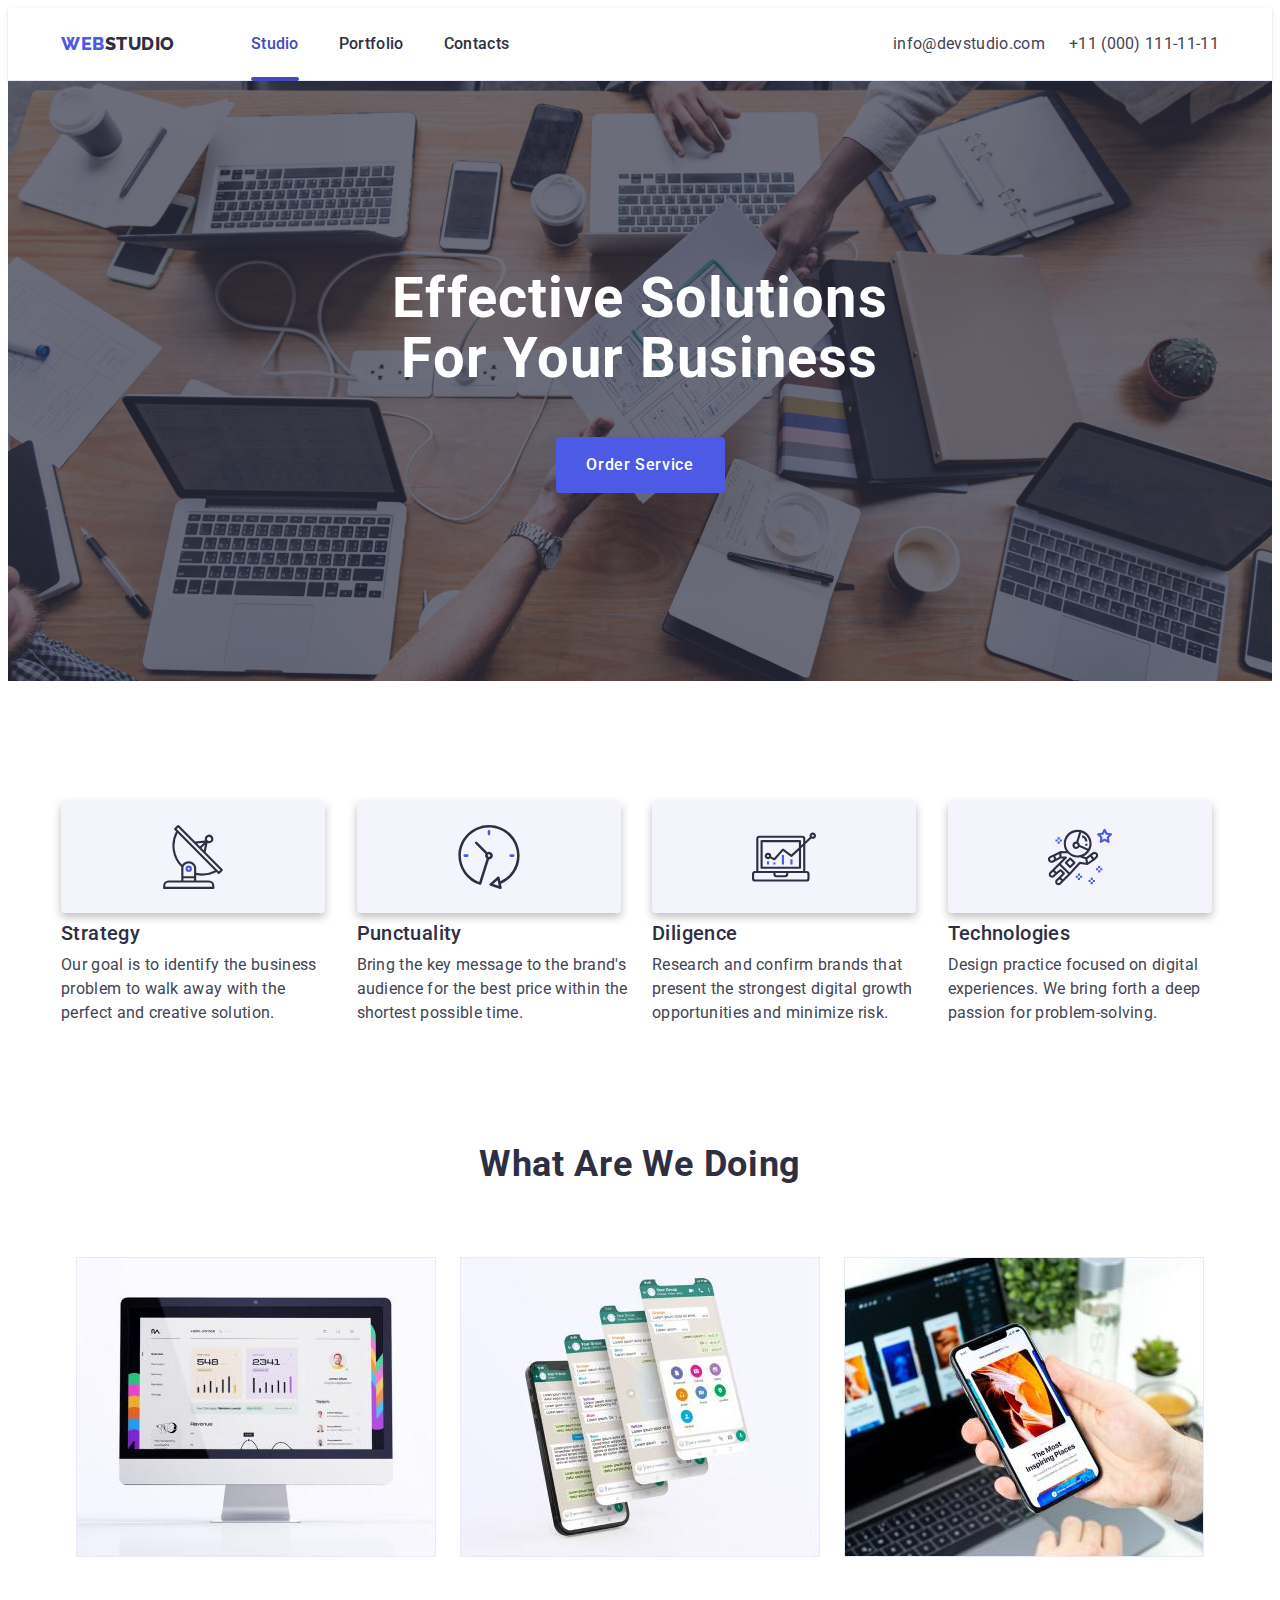
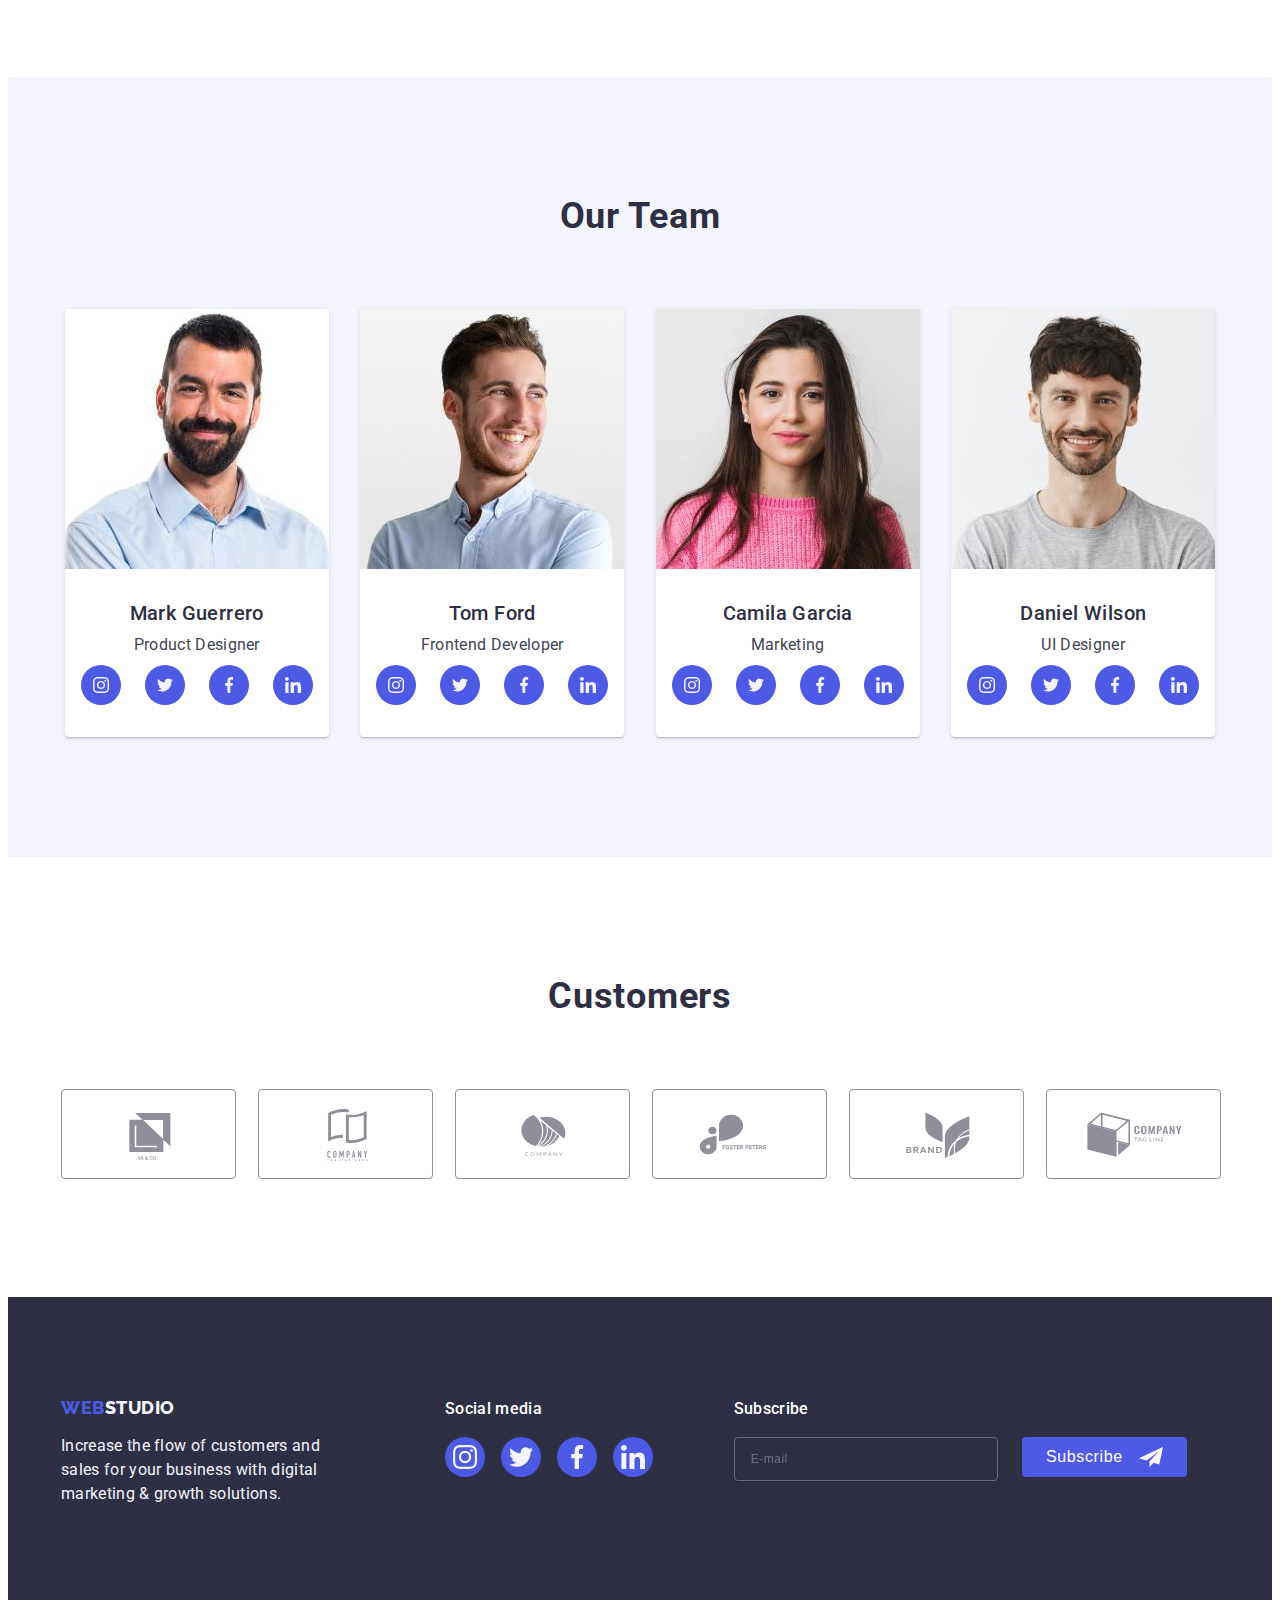
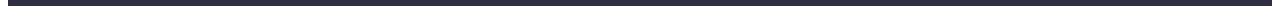
<file: index.html>
<!DOCTYPE html>
<html lang="en">
  <head>
    <meta charset="UTF-8" />
    <meta http-equiv="X-UA-Compatible" content="IE=edge" />
    <meta name="viewport" content="width=device-width, initial-scale=1.0" />
    <link rel="preconnect" href="https://fonts.googleapis.com" />
    <link rel="preconnect" href="https://fonts.gstatic.com" crossorigin />
    <link
      href="https://fonts.googleapis.com/css2?family=Raleway:wght@800&family=Roboto:wght@400;500;700&display=swap"
      rel="stylesheet"
    />
    <title>Document</title>
    <link
      rel="stylesheet"
      href="https://cdnjs.cloudflare.com/ajax/libs/modern-normalize/2.0.0/modern-normalize.min.css"
      integrity="sha512-4xo8blKMVCiXpTaLzQSLSw3KFOVPWhm/TRtuPVc4WG6kUgjH6J03IBuG7JZPkcWMxJ5huwaBpOpnwYElP/m6wg=="
      crossorigin="anonymous"
      referrerpolicy="no-referrer"
    />
    <link rel="stylesheet" href="./css/styles.css" />
    <link rel="stylesheet" href="./css/media.css" />
  </head>
  <body>
    <header class="header">
      <div class="container header-container">
        <nav class="header-navigation">
          <a href="./index.html" class="header-logo link"
            >Web<span>Studio</span></a
          >
          <ul class="header-menu list">
            <li class="header-menu-item">
              <a class="header-menu-link link current" href="./index.html"
                >Studio</a
              >
            </li>
            <li class="header-menu-item">
              <a class="header-menu-link link" href="./portfolio.html"
                >Portfolio</a
              >
            </li>
            <li class="header-menu-item">
              <a class="header-menu-link link" href="">Contacts</a>
            </li>
          </ul>
        </nav>
        <address class="header-address">
          <ul class="header-address-menu list">
            <li class="header-address-item">
              <a
                href="mailto:info@devstudio.com"
                class="header-address-link link"
                >info@devstudio.com</a
              >
            </li>
            <li class="header-address-item">
              <a href="tel:+110001111111" class="header-address-link link"
                >+11 (000) 111-11-11</a
              >
            </li>
          </ul>
        </address>
        <button type="button" class="btn-burger open-menu-btn" data-menu-open>
          <svg class="burger-icon" width="32" height="22">
            <use href="./images/icons.svg#burger-icon"></use>
          </svg>
        </button>
      </div>
      <div class="mob-menu is-hidden" data-menu>
        <div>
          <button
            type="button"
            class="close-burger-menu close-menu-btn"
            data-menu-close
          >
            <svg class="close-burger-icon" width="8" height="8">
              <use href="./images/icons.svg#icon-close-black-18dp"></use>
            </svg>
          </button>
          <ul class="mob-menu-list list">
            <li class="mob-menu-item">
              <a class="mob-menu-link link current" href="./index.html"
                >Studio</a
              >
            </li>
            <li class="mob-menu-item">
              <a class="mob-menu-link link" href="./portfolio.html"
                >Portfolio</a
              >
            </li>
            <li class="mob-menu-item">
              <a class="mob-menu-link link" href="">Contacts</a>
            </li>
          </ul>
        </div>
        <div>
          <address class="mob-address">
            <ul class="mob-address-menu list">
              <li class="mob-address-item">
                <a href="tel:+110001111111" class="mob-address-link link"
                  >+11 (000) 111-11-11</a
                >
              </li>
              <li class="mob-address-item">
                <a
                  href="mailto:info@devstudio.com"
                  class="mob-address-link1 link"
                  >info@devstudio.com</a
                >
              </li>
            </ul>
          </address>
          <ul class="social-list-menu">
            <li class="soc-item">
              <a class="soc-link" href="" target="_blank">
                <svg class="team-social" width="24" height="24">
                  <use href="./images/icons.svg#icon-instagram-2"></use>
                </svg>
              </a>
            </li>
            <li class="soc-item">
              <a class="soc-link" href="" target="_blank">
                <svg class="team-social" width="24" height="24">
                  <use href="./images/icons.svg#icon-twitter-1"></use>
                </svg>
              </a>
            </li>
            <li class="soc-item">
              <a class="soc-link" href="" target="_blank">
                <svg class="team-social" width="24" height="24">
                  <use href="./images/icons.svg#icon-facebook-1"></use>
                </svg>
              </a>
            </li>
            <li class="soc-item">
              <a class="soc-link" href="" target="_blank">
                <svg class="team-social" width="24" height="24">
                  <use href="./images/icons.svg#icon-linkedin-1"></use>
                </svg>
              </a>
            </li>
          </ul>
        </div>
      </div>
    </header>

    <main>
      <section class="hero">
        <div class="container hero-container">
          <h1 class="hero-title">Effective Solutions For Your Business</h1>
          <button type="button" class="hero-btn" data-modal-open>
            Order Service
          </button>
        </div>
      </section>

      <section class="info">
        <div class="container">
          <h2 class="visually-hidden" hidden>About us</h2>
          <ul class="info-list list">
            <li class="info-item">
              <div class="info-icon">
                <svg class="info-icons-svg" width="64" height="64">
                  <use href="./images/icons.svg#icon-antenna-1"></use>
                </svg>
              </div>
              <h3 class="info-subtitle">Strategy</h3>
              <p class="info-item-text">
                Our goal is to identify the business problem to walk away with
                the perfect and creative solution.
              </p>
            </li>
            <li class="info-item">
              <div class="info-icon">
                <svg class="info-icons-svg" width="64" height="64">
                  <use href="./images/icons.svg#icon-clock-1"></use>
                </svg>
              </div>
              <h3 class="info-subtitle">Punctuality</h3>
              <p class="info-item-text">
                Bring the key message to the brand's audience for the best price
                within the shortest possible time.
              </p>
            </li>
            <li class="info-item">
              <div class="info-icon">
                <svg class="info-icons-svg" width="64" height="64">
                  <use href="./images/icons.svg#icon-diagram-1"></use>
                </svg>
              </div>
              <h3 class="info-subtitle">Diligence</h3>
              <p class="info-item-text">
                Research and confirm brands that present the strongest digital
                growth opportunities and minimize risk.
              </p>
            </li>
            <li class="info-item">
              <div class="info-icon">
                <svg class="info-icons-svg" width="64" height="64">
                  <use href="./images/icons.svg#icon-astronaut-1"></use>
                </svg>
              </div>
              <h3 class="info-subtitle">Technologies</h3>
              <p class="info-item-text">
                Design practice focused on digital experiences. We bring forth a
                deep passion for problem-solving.
              </p>
            </li>
          </ul>
        </div>
      </section>

      <section class="servise">
        <div class="container">
          <h2 class="servise-title">What are we doing</h2>
          <ul class="list-sevise list">
            <li class="servise-img">
              <img
                srcset="./images/img1.jpg 1x, ./images/img1-2x.jpg 2x"
                src="./images/img1.jpg"
                alt="web"
                width="360"
                height="300"
              />
            </li>
            <li class="servise-img">
              <img
                srcset="./images/img2.jpg 1x, ./images/img2-2x.jpg 2x"
                src="./images/img2.jpg"
                alt="mobile"
                width="360"
                height="300"
              />
            </li>
            <li class="servise-img">
              <img
                srcset="./images/img3.jpg 1x, ./images/img3-2x.jpg 2x"
                src="./images/img3.jpg"
                alt="desing"
                width="360"
                height="300"
              />
            </li>
          </ul>
        </div>
      </section>

      <section class="team">
        <div class="container">
          <h2 class="team-title">Our Team</h2>
          <ul class="team-list list">
            <li class="team-list-item">
              <img
                srcset="./images/img4.jpg 1x, ./images/img4-2x.jpg 2x"
                src="./images/img4.jpg"
                alt="Mark Guerrero"
                width="264"
                height="260"
              />
              <div class="name-container">
                <h3 class="team-name">Mark Guerrero</h3>
                <p class="team-jobtitle">Product Designer</p>
                <ul class="social-list">
                  <li class="soc-item">
                    <a class="soc-link" href="" target="_blank">
                      <svg class="team-social" width="16" height="16">
                        <use href="./images/icons.svg#icon-instagram-2"></use>
                      </svg>
                    </a>
                  </li>
                  <li class="soc-item">
                    <a class="soc-link" href="" target="_blank">
                      <svg class="team-social" width="16" height="16">
                        <use href="./images/icons.svg#icon-twitter-1"></use>
                      </svg>
                    </a>
                  </li>
                  <li class="soc-item">
                    <a class="soc-link" href="" target="_blank">
                      <svg class="team-social" width="16" height="16">
                        <use href="./images/icons.svg#icon-facebook-1"></use>
                      </svg>
                    </a>
                  </li>
                  <li class="soc-item">
                    <a class="soc-link" href="" target="_blank">
                      <svg class="team-social" width="16" height="16">
                        <use href="./images/icons.svg#icon-linkedin-1"></use>
                      </svg>
                    </a>
                  </li>
                </ul>
              </div>
            </li>
            <li class="team-list-item">
              <img
                srcset="./images/img5.jpg 1x, ./images/img5-2x.jpg 2x"
                src="./images/img5.jpg"
                alt="Tom Ford"
                width="264"
                height="260"
              />
              <div class="name-container">
                <h3 class="team-name">Tom Ford</h3>
                <p class="team-jobtitle">Frontend Developer</p>
                <ul class="social-list">
                  <li class="soc-item">
                    <a class="soc-link" href="" target="_blank">
                      <svg class="team-social" width="16" height="16">
                        <use href="./images/icons.svg#icon-instagram-2"></use>
                      </svg>
                    </a>
                  </li>
                  <li class="soc-item">
                    <a class="soc-link" href="" target="_blank">
                      <svg class="team-social" width="16" height="16">
                        <use href="./images/icons.svg#icon-twitter-1"></use>
                      </svg>
                    </a>
                  </li>
                  <li class="soc-item">
                    <a class="soc-link" href="" target="_blank">
                      <svg class="team-social" width="16" height="16">
                        <use href="./images/icons.svg#icon-facebook-1"></use>
                      </svg>
                    </a>
                  </li>
                  <li class="soc-item">
                    <a class="soc-link" href="" target="_blank">
                      <svg class="team-social" width="16" height="16">
                        <use href="./images/icons.svg#icon-linkedin-1"></use>
                      </svg>
                    </a>
                  </li>
                </ul>
              </div>
            </li>
            <li class="team-list-item">
              <img
                srcset="./images/img6.jpg 1x, ./images/img6-2x.jpg 2x"
                src="./images/img6.jpg"
                alt="Camila Garcia"
                width="264"
                height="260"
              />
              <div class="name-container">
                <h3 class="team-name">Camila Garcia</h3>
                <p class="team-jobtitle">Marketing</p>
                <ul class="social-list">
                  <li class="soc-item">
                    <a class="soc-link" href="" target="_blank">
                      <svg class="team-social" width="16" height="16">
                        <use href="./images/icons.svg#icon-instagram-2"></use>
                      </svg>
                    </a>
                  </li>
                  <li class="soc-item">
                    <a class="soc-link" href="" target="_blank">
                      <svg class="team-social" width="16" height="16">
                        <use href="./images/icons.svg#icon-twitter-1"></use>
                      </svg>
                    </a>
                  </li>
                  <li class="soc-item">
                    <a class="soc-link" href="" target="_blank">
                      <svg class="team-social" width="16" height="16">
                        <use href="./images/icons.svg#icon-facebook-1"></use>
                      </svg>
                    </a>
                  </li>
                  <li class="soc-item">
                    <a class="soc-link" href="" target="_blank">
                      <svg class="team-social" width="16" height="16">
                        <use href="./images/icons.svg#icon-linkedin-1"></use>
                      </svg>
                    </a>
                  </li>
                </ul>
              </div>
            </li>
            <li class="team-list-item">
              <img
                srcset="./images/img7.jpg 1x, ./images/img7-2x.jpg 2x"
                src="./images/img7.jpg"
                alt="Daniel Wilson"
                width="264"
                height="260"
              />
              <div class="name-container">
                <h3 class="team-name">Daniel Wilson</h3>
                <p class="team-jobtitle">UI Designer</p>
                <ul class="social-list">
                  <li class="soc-item">
                    <a class="soc-link" href="" target="_blank">
                      <svg class="team-social" width="16" height="16">
                        <use href="./images/icons.svg#icon-instagram-2"></use>
                      </svg>
                    </a>
                  </li>
                  <li class="soc-item">
                    <a class="soc-link" href="" target="_blank">
                      <svg class="team-social" width="16" height="16">
                        <use href="./images/icons.svg#icon-twitter-1"></use>
                      </svg>
                    </a>
                  </li>
                  <li class="soc-item">
                    <a class="soc-link" href="" target="_blank">
                      <svg class="team-social" width="16" height="16">
                        <use href="./images/icons.svg#icon-facebook-1"></use>
                      </svg>
                    </a>
                  </li>
                  <li class="soc-item">
                    <a class="soc-link" href="" target="_blank">
                      <svg class="team-social" width="16" height="16">
                        <use href="./images/icons.svg#icon-linkedin-1"></use>
                      </svg>
                    </a>
                  </li>
                </ul>
              </div>
            </li>
          </ul>
        </div>
      </section>
      <section class="castom">
        <div class="container">
          <h2 class="castom-title">Customers</h2>
          <ul class="castom-list">
            <li class="castom-item">
              <a class="castom-link" href="" target="_blank">
                <svg class="castom-icon" width="104" height="56">
                  <use href="./images/icons.svg#icon-Logo"></use>
                </svg>
              </a>
            </li>
            <li class="castom-item">
              <a class="castom-link" href="" target="_blank">
                <svg class="castom-icon" width="104" height="56">
                  <use href="./images/icons.svg#icon-Logo1"></use>
                </svg>
              </a>
            </li>
            <li class="castom-item">
              <a class="castom-link" href="" target="_blank">
                <svg class="castom-icon" width="104" height="56">
                  <use href="./images/icons.svg#icon-Logo2"></use>
                </svg>
              </a>
            </li>
            <li class="castom-item">
              <a class="castom-link" href="" target="_blank">
                <svg class="castom-icon" width="104" height="56">
                  <use href="./images/icons.svg#icon-Logo3"></use>
                </svg>
              </a>
            </li>
            <li class="castom-item">
              <a class="castom-link" href="" target="_blank">
                <svg class="castom-icon" width="104" height="56">
                  <use href="./images/icons.svg#icon-Logo4"></use>
                </svg>
              </a>
            </li>
            <li class="castom-item">
              <a class="castom-link" href="" target="_blank">
                <svg class="castom-icon" width="104" height="56">
                  <use href="./images/icons.svg#icon-Logo5"></use>
                </svg>
              </a>
            </li>
          </ul>
        </div>
      </section>
    </main>

    <footer class="footer">
      <div class="container footer-cont">
        <div class="logo-cont">
          <a href="./index.html" class="footer-logo-link link"
            >Web<span class="footer-span">Studio</span></a
          >
          <p class="footer-text">
            Increase the flow of customers and sales for your business with
            digital marketing & growth solutions.
          </p>
        </div>

        <div class="social-footer">
          <p class="social-footer-title">Social media</p>
          <ul class="footer-list">
            <li class="soc-item">
              <a class="soc-list-footer" href="instagram" target="_blank">
                <svg class="team-social" width="24" height="24">
                  <use href="./images/icons.svg#icon-instagram-2"></use>
                </svg>
              </a>
            </li>
            <li class="soc-item">
              <a class="soc-list-footer" href="twitter" target="_blank">
                <svg class="team-social" width="24" height="24">
                  <use href="./images/icons.svg#icon-twitter-1"></use>
                </svg>
              </a>
            </li>
            <li class="soc-item">
              <a class="soc-list-footer" href="facebook" target="_blank">
                <svg class="team-social" width="24" height="24">
                  <use href="./images/icons.svg#icon-facebook-1"></use>
                </svg>
              </a>
            </li>
            <li class="soc-item">
              <a class="soc-list-footer" href="linkedin" target="_blank">
                <svg class="team-social" width="24" height="24">
                  <use href="./images/icons.svg#icon-linkedin-1"></use>
                </svg>
              </a>
            </li>
          </ul>
        </div>
        <div class="subscribe">
          <p class="subscribe-title">Subscribe</p>
          <form class="subscribe-form">
            <label for="email" class="subscribe-label">
              <input
                id="email"
                type="email"
                placeholder="E-mail"
                class="subscribe-input"
                name="email"
              />
            </label>
            <button type="submit" class="subscribe-btn">
              Subscribe
              <svg class="subscribe-icon" width="24" height="24">
                <use href="./images/icons.svg#icon-Frame"></use>
              </svg>
            </button>
          </form>
        </div>
      </div>
    </footer>

    <div class="backdrop is-hidden" data-modal>
      <div class="modal">
        <button type="button" class="model-btn" data-modal-close>
          <svg class="btn-icons" width="8" height="8">
            <use href="./images/icons.svg#icon-close-black-18dp"></use>
          </svg>
        </button>
        <p class="modal-title">Leave your contacts and we will call you back</p>
        <form class="modal-form">
          <div class="modal-field">
            <label for="user-name" class="text-label">Name</label>
            <div class="input-wrap">
              <input
                id="user-name"
                type="text"
                name="user-name"
                class="modal-input"
                required
                placeholder=""
              />
              <svg class="input-icon" width="18" height="24">
                <use href="./images/icons.svg#icon-person"></use>
              </svg>
            </div>
          </div>
          <div class="modal-field">
            <label for="user-phone" class="text-label">Phone</label>
            <div class="input-wrap">
              <input
                id="user-phone"
                type="text"
                name="user-phone"
                class="modal-input"
                required
                placeholder=""
              />
              <svg class="input-icon" width="18" height="24">
                <use href="./images/icons.svg#icon-phone"></use>
              </svg>
            </div>
          </div>
          <div class="modal-field">
            <label for="user-email" class="text-label">Email</label>
            <div class="input-wrap">
              <input
                id="user-email"
                type="text"
                name="user-email"
                class="modal-input"
                required
                placeholder=""
              />
              <svg class="input-icon" width="18" height="24">
                <use href="./images/icons.svg#icon-email"></use>
              </svg>
            </div>
          </div>
          <div class="modal-field-four">
            <label for="user-comment" class="text-label">Comment</label>
            <textarea
              name="user-comment"
              id="user-comment"
              placeholder="Text input"
              class="modal-text"
            ></textarea>
          </div>
          <div class="modal-field-texarea">
            <input
              type="checkbox"
              name="user-privacy"
              id="user-privacy"
              class="input-check visually-hidden"
              value="true"
            />
            <label for="user-privacy" class="check-text">
              <span class="span-policy">
                <svg class="check-icon" width="10" height="8">
                  <use href="./images/icons.svg#icon-vector"></use>
                </svg>
              </span>
              I accept the terms and conditions of the
              <a href="" class="link-policy"> Privacy Policy</a>
            </label>
          </div>
          <button type="submit" class="btn-modal-sec">Send</button>
        </form>
      </div>
    </div>
    <script src="./js/modal.js"></script>
    <script src="./js/mobile-menu.js"></script>
  </body>
</html>
</file>
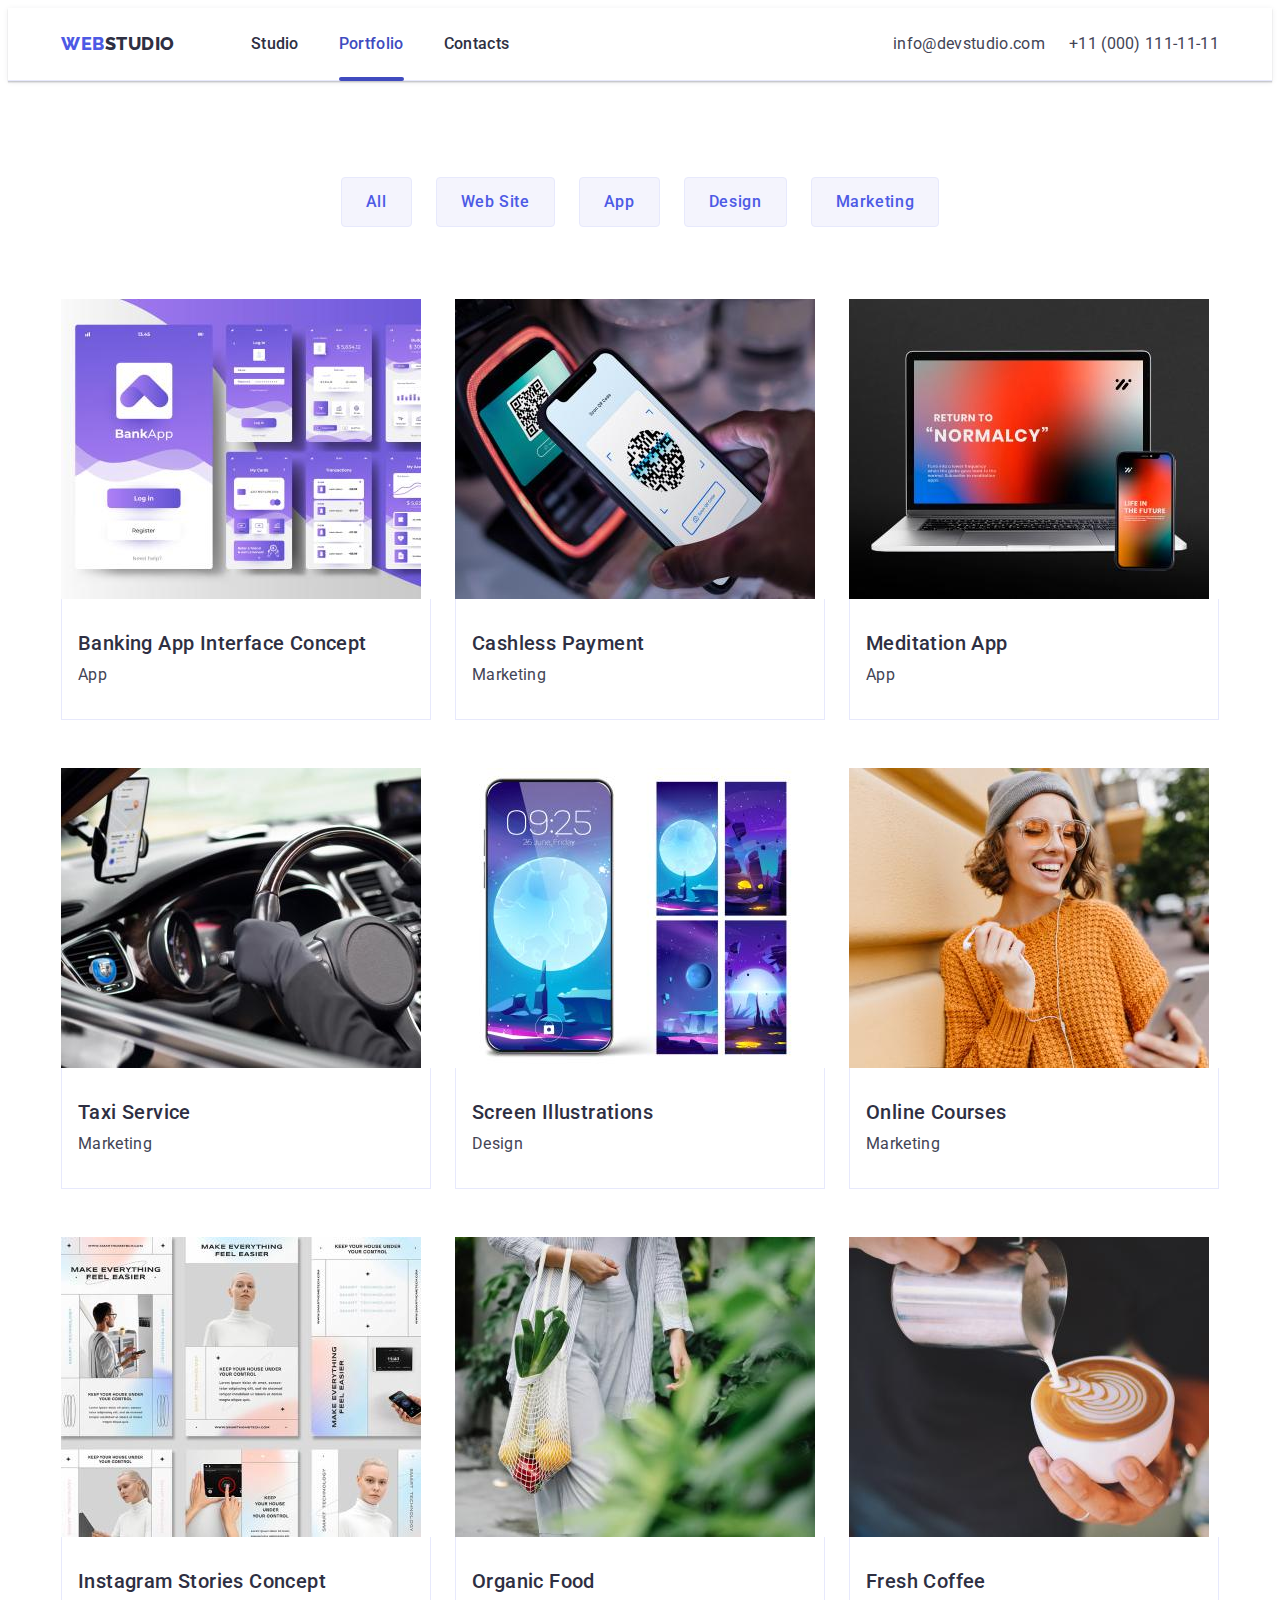
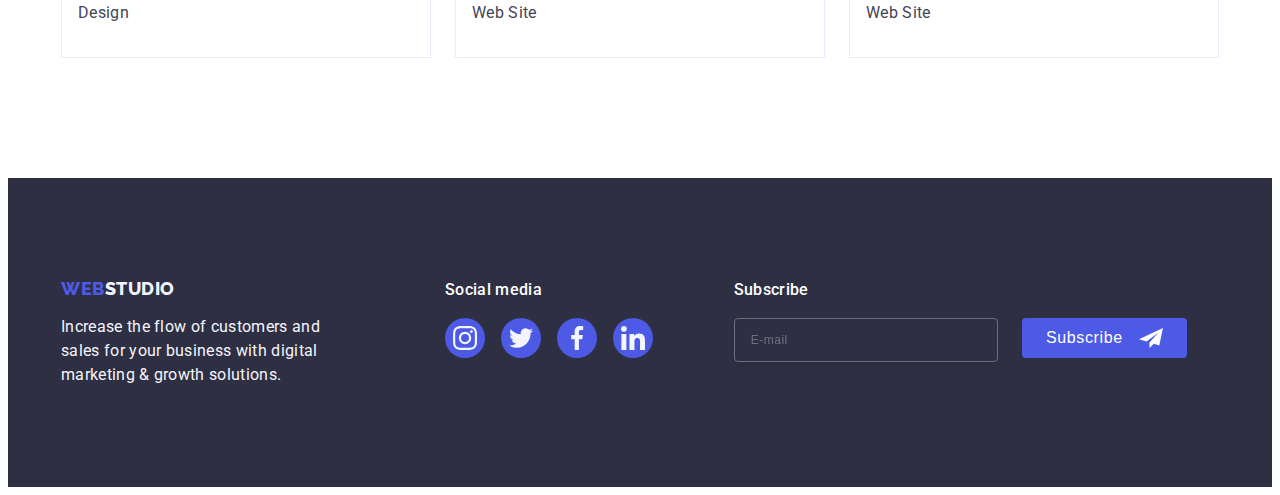
<file: portfolio.html>
<!DOCTYPE html>
<html lang="en">
  <head>
    <meta charset="UTF-8" />
    <meta http-equiv="X-UA-Compatible" content="IE=edge" />
    <meta name="viewport" content="width=device-width, initial-scale=1.0" />
    <link rel="preconnect" href="https://fonts.googleapis.com" />
    <link rel="preconnect" href="https://fonts.gstatic.com" crossorigin />
    <link
      href="https://fonts.googleapis.com/css2?family=Raleway:wght@800&family=Roboto:wght@400;500;700&display=swap"
      rel="stylesheet"
    />
    <title>Document</title>
    <link
      rel="stylesheet"
      href="https://cdnjs.cloudflare.com/ajax/libs/modern-normalize/2.0.0/modern-normalize.min.css"
      integrity="sha512-4xo8blKMVCiXpTaLzQSLSw3KFOVPWhm/TRtuPVc4WG6kUgjH6J03IBuG7JZPkcWMxJ5huwaBpOpnwYElP/m6wg=="
      crossorigin="anonymous"
      referrerpolicy="no-referrer"
    />
    <link rel="stylesheet" href="./css/styles.css" />
    <link rel="stylesheet" href="./css/media.css" />
  </head>
  <body>
    <header class="header">
      <div class="container header-container">
        <nav class="header-navigation">
          <a href="./index.html" class="header-logo link"
            >Web<span>Studio</span></a
          >
          <ul class="header-menu list">
            <li class="header-menu-item">
              <a class="header-menu-link link" href="./index.html">Studio</a>
            </li>
            <li class="header-menu-item">
              <a class="header-menu-link link current" href="./portfolio.html"
                >Portfolio</a
              >
            </li>
            <li class="header-menu-item">
              <a class="header-menu-link link" href="">Contacts</a>
            </li>
          </ul>
        </nav>
        <address class="header-address">
          <ul class="header-address-menu list">
            <li class="header-address-item">
              <a
                href="mailto:info@devstudio.com"
                class="header-address-link link"
                >info@devstudio.com</a
              >
            </li>
            <li class="header-address-item">
              <a href="tel:+110001111111" class="header-address-link link"
                >+11 (000) 111-11-11</a
              >
            </li>
          </ul>
        </address>
      </div>
    </header>

    <main>
      <section class="menu">
        <div class="container">
          <h1 class="visually-hidden" hidden>Menu</h1>
          <ul class="menu-list list">
            <li class="menu-item">
              <button type="button" class="item-btn list">All</button>
            </li>
            <li class="menu-item">
              <button type="button" class="item-btn list">Web Site</button>
            </li>
            <li class="menu-item">
              <button type="button" class="item-btn list">App</button>
            </li>
            <li class="menu-item">
              <button type="button" class="item-btn list">Design</button>
            </li>
            <li class="menu-item">
              <button type="button" class="item-btn list">Marketing</button>
            </li>
          </ul>

          <ul class="portfolio list">
            <li class="portfolio-item">
              <a href="" class="link portfolio-link">
                <div class="info-portfolio">
                  <img
                    src="./images/port1.jpg"
                    alt="Desing for mobile Banking"
                    width="360"
                  />
                  <p class="info-text">
                    14 Stylish and User-Friendly App Design Concepts · Task
                    Manager App · Calorie Tracker App · Exotic Fruit Ecommerce
                    App · Cloud Storage App
                  </p>
                </div>
                <div class="title-container">
                  <h2 class="portfolio-title">Banking App Interface Concept</h2>
                  <p class="portfolio-text">App</p>
                </div>
              </a>
            </li>
            <li class="portfolio-item">
              <a href="" class="link portfolio-link">
                <div class="info-portfolio">
                  <img
                    src="./images/port2.jpg"
                    alt="Mobile Cashless"
                    width="360"
                  />

                  <p class="info-text">
                    14 Stylish and User-Friendly App Design Concepts · Task
                    Manager App · Calorie Tracker App · Exotic Fruit Ecommerce
                    App · Cloud Storage App
                  </p>
                </div>
                <div class="title-container">
                  <h2 class="portfolio-title">Cashless Payment</h2>
                  <p class="portfolio-text">Marketing</p>
                </div>
              </a>
            </li>
            <li class="portfolio-item">
              <a href="" class="link portfolio-link">
                <div class="info-portfolio">
                  <img
                    src="./images/port3.jpg"
                    alt="Adaptations App"
                    width="360"
                  />

                  <p class="info-text">
                    14 Stylish and User-Friendly App Design Concepts · Task
                    Manager App · Calorie Tracker App · Exotic Fruit Ecommerce
                    App · Cloud Storage App
                  </p>
                </div>
                <div class="title-container">
                  <h2 class="portfolio-title">Meditation App</h2>
                  <p class="portfolio-text">App</p>
                </div>
              </a>
            </li>
            <li class="portfolio-item">
              <a href="" class="link portfolio-link">
                <div class="info-portfolio">
                  <img
                    src="./images/port4.jpg"
                    alt="App for taxi"
                    width="360"
                  />

                  <p class="info-text">
                    14 Stylish and User-Friendly App Design Concepts · Task
                    Manager App · Calorie Tracker App · Exotic Fruit Ecommerce
                    App · Cloud Storage App
                  </p>
                </div>
                <div class="title-container">
                  <h2 class="portfolio-title">Taxi Service</h2>
                  <p class="portfolio-text">Marketing</p>
                </div>
              </a>
            </li>
            <li class="portfolio-item">
              <a href="" class="link portfolio-link">
                <div class="info-portfolio">
                  <img src="./images/port5.jpg" alt="Screenshot" width="360" />

                  <p class="info-text">
                    14 Stylish and User-Friendly App Design Concepts · Task
                    Manager App · Calorie Tracker App · Exotic Fruit Ecommerce
                    App · Cloud Storage App
                  </p>
                </div>
                <div class="title-container">
                  <h2 class="portfolio-title">Screen Illustrations</h2>
                  <p class="portfolio-text">Design</p>
                </div>
              </a>
            </li>
            <li class="portfolio-item">
              <a href="" class="link portfolio-link">
                <div class="info-portfolio">
                  <img
                    src="./images/port6.jpg"
                    alt="Online learning"
                    width="360"
                  />

                  <p class="info-text">
                    14 Stylish and User-Friendly App Design Concepts · Task
                    Manager App · Calorie Tracker App · Exotic Fruit Ecommerce
                    App · Cloud Storage App
                  </p>
                </div>
                <div class="title-container">
                  <h2 class="portfolio-title">Online Courses</h2>
                  <p class="portfolio-text">Marketing</p>
                </div>
              </a>
            </li>
            <li class="portfolio-item">
              <a href="" class="link portfolio-link">
                <div class="info-portfolio">
                  <img
                    src="./images/port7.jpg"
                    alt="Adaptation for social networks"
                    width="360"
                  />

                  <p class="info-text">
                    14 Stylish and User-Friendly App Design Concepts · Task
                    Manager App · Calorie Tracker App · Exotic Fruit Ecommerce
                    App · Cloud Storage App
                  </p>
                </div>
                <div class="title-container">
                  <h2 class="portfolio-title">Instagram Stories Concept</h2>
                  <p class="portfolio-text">Design</p>
                </div>
              </a>
            </li>
            <li class="portfolio-item">
              <a href="" class="link portfolio-link">
                <div class="info-portfolio">
                  <img src="./images/port8.jpg" alt="Vegetables" width="360" />

                  <p class="info-text">
                    14 Stylish and User-Friendly App Design Concepts · Task
                    Manager App · Calorie Tracker App · Exotic Fruit Ecommerce
                    App · Cloud Storage App
                  </p>
                </div>
                <div class="title-container">
                  <h2 class="portfolio-title">Organic Food</h2>
                  <p class="portfolio-text">Web Site</p>
                </div>
              </a>
            </li>
            <li class="portfolio-item">
              <a href="" class="link portfolio-link">
                <div class="info-portfolio">
                  <img src="./images/port9.jpg" alt="Coffe" width="360" />

                  <p class="info-text">
                    14 Stylish and User-Friendly App Design Concepts · Task
                    Manager App · Calorie Tracker App · Exotic Fruit Ecommerce
                    App · Cloud Storage App
                  </p>
                </div>
                <div class="title-container">
                  <h2 class="portfolio-title">Fresh Coffee</h2>
                  <p class="portfolio-text">Web Site</p>
                </div>
              </a>
            </li>
          </ul>
        </div>
      </section>
    </main>
    <footer class="footer">
      <div class="container footer-cont">
        <div class="logo-cont">
          <a href="./index.html" class="footer-logo-link link"
            >Web<span class="footer-span">Studio</span></a
          >
          <p class="footer-text">
            Increase the flow of customers and sales for your business with
            digital marketing & growth solutions.
          </p>
        </div>

        <div class="social-footer">
          <p class="social-footer-title">Social media</p>
          <ul class="footer-list">
            <li class="soc-item">
              <a class="soc-list-footer" href="instagram" target="_blank">
                <svg class="team-social" width="24" height="24">
                  <use href="./images/icons.svg#icon-instagram-2"></use>
                </svg>
              </a>
            </li>
            <li class="soc-item">
              <a class="soc-list-footer" href="twitter" target="_blank">
                <svg class="team-social" width="24" height="24">
                  <use href="./images/icons.svg#icon-twitter-1"></use>
                </svg>
              </a>
            </li>
            <li class="soc-item">
              <a class="soc-list-footer" href="facebook" target="_blank">
                <svg class="team-social" width="24" height="24">
                  <use href="./images/icons.svg#icon-facebook-1"></use>
                </svg>
              </a>
            </li>
            <li class="soc-item">
              <a class="soc-list-footer" href="linkedin" target="_blank">
                <svg class="team-social" width="24" height="24">
                  <use href="./images/icons.svg#icon-linkedin-1"></use>
                </svg>
              </a>
            </li>
          </ul>
        </div>
        <div class="subscribe">
          <p class="subscribe-title">Subscribe</p>
          <form class="subscribe-form">
            <label for="email" class="subscribe-label">
              <input
                id="email"
                type="email"
                placeholder="E-mail"
                class="subscribe-input"
                name="email"
              />
            </label>
            <button type="submit" class="subscribe-btn">
              Subscribe
              <svg class="subscribe-icon" width="24" height="24">
                <use href="./images/icons.svg#icon-Frame"></use>
              </svg>
            </button>
          </form>
        </div>
      </div>
    </footer>
  </body>
</html>
</file>
<file: css/styles.css>
:root {
  --logo-color: #2e2f42;
  --logo-fooetr: #4d5ae5;
  --fooetr-color: #f4f4fd;
  --header-adress-color: #434455;
  --header-menu-link: #404bbf;
  --background-color: #ffffff;
  --color-border: #8e8f99;
}

body {
  font-family: "Roboto", sans-serif;
  background-color: #ffffff;
  color: #434455;
}
a {
  text-decoration: none;
}
p,
h1,
h2,
h3,
h4,
h5,
h6 {
  margin-top: 0;
  margin-bottom: 0;
}
ul {
  list-style: none;
  margin-top: 0;
  margin-bottom: 0;
  padding-left: 0;
}
img {
  display: block;
}
.link {
  text-decoration: none;
}
.list {
  list-style: none;
}
.container {
  min-width: 320px;
  max-width: 1158px;
  padding-left: 15px;
  padding-right: 15px;
  margin: 0 auto;
}
/*--header--*/
.header {
  border-bottom: 1px solid #e7e9fc;
  box-shadow: 0px 2px 1px rgba(46, 47, 66, 0.08),
    0px 1px 1px rgba(46, 47, 66, 0.16), 0px 1px 6px rgba(46, 47, 66, 0.08);
}
.header-container {
  display: flex;
  align-items: center;
}
.header-navigation {
  display: flex;
  align-items: center;
}
.header-logo {
  font-family: "Raleway", sans-serif;
  font-style: normal;
  font-weight: 800;
  font-size: 18px;
  line-height: 1.17;
  letter-spacing: 0.03em;
  text-transform: uppercase;
  color: #4d5ae5;
  margin-top: 23px;
  margin-bottom: 23px;
}
.header-logo span {
  color: var(--logo-color);
}
.header-menu {
  display: none;
}
.header-address-menu {
  display: none;
}
/*--------Mobile--Menu----------*/
.mob-menu {
  position: fixed;
  top: 0;
  width: 100%;
  height: 100%;
  background-color: #ffffff;
  padding: 24px 24px 40px 40px;
  display: flex;
  flex-direction: column;
  justify-content: space-between;
}

.btn-burger {
  border: none;
  background-color: transparent;
  margin-left: auto;
}
.burger-icon {
  stroke: #2e2f42;
}
.close-burger-menu {
  display: block;
  border-radius: 50%;
  color: #ffffff;
  background-color: transparent;
  border: 1px solid rgba(0, 0, 0, 0.1);
  margin-bottom: 32px;
  margin-left: auto;
}
.close-burger-icon {
  fill: #2e2f42;
}
.mob-menu-list {
}
.mob-menu-item:not(:last-child) {
  margin-bottom: 40px;
}
.mob-menu-link {
  font-family: Roboto;
  font-style: normal;
  font-size: 36px;
  font-weight: 700;
  line-height: 1.11;
  letter-spacing: 0.02em;
  text-transform: capitalize;
  color: #2e2f42;
}
.mob-address {
}
.mob-address-menu {
  margin-bottom: 48px;
}
.mob-address-item:not(:last-child) {
  margin-bottom: 40px;
}
.mob-address-link {
  font-family: Roboto;
  font-style: normal;
  font-size: 36px;
  font-weight: 700;
  line-height: 1.11;
  letter-spacing: 0.02em;
  text-transform: capitalize;
  color: #4d5ae5;
}
.mob-address-link1 {
  font-family: Roboto;
  font-style: normal;
  font-size: 20px;
  font-weight: 500;
  line-height: 1.2;
  letter-spacing: 0.4px;
  color: #434455;
}
.social-list-menu {
  display: flex;
  gap: 33px;
}
/*--hero--*/
.hero {
  max-width: 100%;
  margin-right: auto;
  margin-left: auto;
  background-color: #2e2f42;
  padding: 112px 0;
  background-image: linear-gradient(
      rgba(46, 47, 66, 0.7),
      rgba(46, 47, 66, 0.7)
    ),
    url(../images/hero-mob-1x.jpg);
  background-repeat: no-repeat;
  background-position: center;
  background-size: cover;
}
@media (min-device-pixel-ratio: 2),
  (min-resolution: 192dpi),
  (min-resolution: 2dppx) {
  .hero {
    background-image: linear-gradient(
        rgba(46, 47, 66, 0.7),
        rgba(46, 47, 66, 0.7)
      ),
      url(../images/hero-mob-2x.jpg);
  }
}
.hero-container {
}
.visually-hidden {
  position: absolute;
  width: 1px;
  height: 1px;
  margin: -1px;
  border: 0;
  padding: 0;
  white-space: nowrap;
  clip-path: inset(100%);
  clip: rect(0 0 0 0);
  overflow: hidden;
}
.hero-title {
  font-weight: 700;
  font-size: 36px;
  line-height: 1.11;
  letter-spacing: 0.045em;
  color: #ffffff;
  margin-bottom: 72px;
  display: block;
  margin-left: auto;
  margin-right: auto;
  text-align: center;
}

.hero-btn {
  font-family: "Roboto", sans-serif;
  font-weight: 500;
  font-size: 16px;
  line-height: 1.5;
  letter-spacing: 0.04em;
  color: #ffffff;
  cursor: pointer;
  background-color: #4d5ae5;
  border-radius: 4px;
  border: none;
  display: block;
  min-width: 169px;
  height: 56px;
  text-align: center;
  margin-right: auto;
  margin-left: auto;
  transition: background-color 250ms cubic-bezier(0.4, 0, 0.2, 1);
}
.hero-btn:hover {
  background-color: var(--header-menu-link);
}
.hero-btn:focus {
  background-color: var(--header-menu-link);
}
/*----About us----*/
.info {
  padding-top: 96px;
  padding-bottom: 96px;
}

.info-list {
  display: flex;
  flex-wrap: wrap;
  gap: 72px;
}
.info-item {
}
.info-icons-svg {
  display: none;
}
.info-icon {
  display: none;
}
.info-subtitle {
  font-size: 36px;
  font-family: Roboto;
  font-weight: 700;
  line-height: 1.11;
  letter-spacing: 0.045em;
  text-transform: capitalize;
  color: #2e2f42;
  margin-bottom: 8px;
  text-align: center;
}
.info-item-text {
  font-size: 16px;
  font-family: Roboto;
  font-weight: 500;
  line-height: 1.5;
  letter-spacing: 0.02em;
  color: #434455;
  display: flex;
  flex-direction: column;
}
/*----Servise----*/
.servise {
  display: none;
}

/*----Team----*/
.team {
  background-color: #f4f4fd;
  padding: 96px 0;
}

.team-title {
  font-weight: 700;
  font-size: 36px;
  line-height: 1.11;
  letter-spacing: 0.02em;
  color: #2e2f42;
  text-align: center;
  text-transform: capitalize;
  margin-bottom: 72px;
  margin-left: auto;
  margin-right: auto;
}
.team-list {
  display: flex;
  flex-wrap: wrap;
  gap: 24px;
  margin-right: auto;
  margin-left: auto;
  border-radius: 0px 0px 4px 4px;
}

.team-list-item {
  background-color: #ffffff;
  margin-right: auto;
  margin-left: auto;
  border-radius: 0px 0px 4px 4px;
  box-shadow: 0px 1px 6px rgba(46, 47, 66, 0.08),
    0px 1px 1px rgba(46, 47, 66, 0.16), 0px 2px 1px rgba(46, 47, 66, 0.08);
}
.name-container {
  padding: 32px 0;
  text-align: center;
}
.team-name {
  font-weight: 500;
  font-size: 20px;
  line-height: 1.2;
  letter-spacing: 0.02em;
  color: #2e2f42;
  margin-bottom: 8px;
}
.team-jobtitle {
  font-size: 16px;
  line-height: 1.5;
  letter-spacing: 0.02em;
  color: #434455;
  margin-bottom: 8px;
}

.social-list {
  display: flex;
  justify-content: center;
  gap: 24px;
}
.soc-item {
  width: 40px;
  height: 40px;
}
.soc-link {
  width: 100%;
  height: 100%;
  background-color: var(--logo-fooetr);
  border-radius: 50%;
  display: flex;
  justify-content: center;
  align-items: center;
  transition: background-color 250ms cubic-bezier(0.4, 0, 0.2, 1);
}
.soc-link:hover,
.soc-link:focus {
  background-color: #404bbf;
}

.team-social {
  fill: var(--fooetr-color);
}
/*-------CASTOMERS--------*/
.castom {
  padding: 96px 0;
}
.castom-title {
  font-weight: 700;
  font-size: 36px;
  line-height: 1.11;
  letter-spacing: 0.02em;
  color: #2e2f42;
  text-align: center;
  text-transform: capitalize;
  margin-bottom: 72px;
  margin-left: auto;
  margin-right: auto;
}
.castom-list {
  display: flex;
  flex-wrap: wrap;
  justify-content: center;
  gap: 72px 16px;
}
.castom-item {
  height: 100%;
  width: calc((100% - 16px) / 2);
}
.castom-link {
  width: 100%;
  height: 88px;
  border: 1px solid #8e8f99;
  border-radius: 4px;
  display: flex;
  justify-content: center;
  align-items: center;
  color: var(--color-border);
  transition: border-color 250ms cubic-bezier(0.4, 0, 0.2, 1),
    color 250ms cubic-bezier(0.4, 0, 0.2, 1);
}
.castom-link:hover,
.castom-link:focus {
  color: #404bbf;
  border-color: #404bbf;
}

.castom-icon {
  fill: currentColor;
}

/*----footer----*/
.footer {
  background-color: #2e2f42;
  padding-top: 96px;
  padding-bottom: 96px;
}
.footer-cont {
  display: flex;
  flex-direction: column;
  align-items: center;
}
.logo-cont {
  max-width: 268px;
}
.footer-logo-link {
  display: flex;
  font-family: "Raleway", sans-serif;
  font-style: normal;
  font-weight: 800;
  font-size: 18px;
  line-height: 1.17;
  letter-spacing: 0.03em;
  text-transform: uppercase;
  color: var(--logo-fooetr);
  margin-bottom: 16px;
  justify-content: center;
}
.footer-logo-link span {
  color: #f4f4fd;
}
.footer-text {
  font-size: 16px;
  line-height: 1.5;
  letter-spacing: 0.02em;
  color: #f4f4fd;
  max-width: 100%;
  display: flex;
  flex-direction: column;
  margin-bottom: 72px;
}

.social-footer-title {
  font-style: normal;
  font-weight: 500;
  font-size: 16px;
  line-height: 1.5;
  letter-spacing: 0.02em;
  color: #ffffff;
  display: flex;
  justify-content: center;
  margin-bottom: 16px;
}
.footer-list {
  display: flex;
  justify-content: center;
  gap: 16px;
  margin-left: auto;
  margin-right: auto;
  margin-bottom: 72px;
}
.soc-list-footer {
  width: 100%;
  height: 100%;
  background-color: var(--logo-fooetr);
  border-radius: 50%;
  display: flex;
  justify-content: center;
  align-items: center;
  transition: background-color 250ms cubic-bezier(0.4, 0, 0.2, 1);
}
.soc-list-footer:hover,
.soc-list-footer:focus {
  background-color: #31d0aa;
}

.team-social {
  fill: #f4f4fd;
}
.subscribe {
  width: 100%;
}
.subscribe-title {
  display: flex;
  font-weight: 500;
  font-size: 16px;
  line-height: 1.5;
  letter-spacing: 0.02em;
  color: #ffffff;
  margin-bottom: 16px;
  justify-content: center;
}

.subscribe-form {
  display: flex;
  flex-direction: column;
  gap: 24px;
}
.subscribe-icon {
  fill: #ffffff;
  margin-left: 16px;
}
.subscribe-label {
  width: 100%;
  display: flex;
  justify-content: center;
}

.subscribe-input {
  width: 100%;
  height: 40px;
  border: 1px solid #ffffff;
  background-color: transparent;
  font-size: 12px;
  line-height: 1.5;
  align-items: center;
  letter-spacing: 0.04em;
  padding-left: 16px;
  filter: drop-shadow(0px 4px 4px rgba(0, 0, 0, 0.15));
  border-radius: 4px;
  color: #ffffff;
}
.subscribe-input::placeholder {
  color: #ffffff;
}
.subscribe-btn {
  font-family: "Roboto" sans-serif;
  font-style: normal;
  font-weight: 500;
  font-size: 16px;
  line-height: 1.5;
  width: 165px;
  height: 40px;
  display: flex;
  align-items: center;
  justify-content: center;
  cursor: pointer;
  border: none;
  letter-spacing: 0.04em;
  background: #4d5ae5;
  border-radius: 4px;
  color: #ffffff;
  margin: 0 auto;
}
.subscribe-icon {
  fill: #ffffff;
  margin-left: 16px;
}
/*----------SECOND PAGE----------*/

/*----------Menu----------*/
.menu {
  padding: 96px 0 120px 0;
}
.visually-hidden {
  position: absolute;
  width: 1px;
  height: 1px;
  margin: -1px;
  border: 0;
  padding: 0;
  white-space: nowrap;
  clip-path: inset(100%);
  clip: rect(0 0 0 0);
  overflow: hidden;
}
.menu-list {
  display: flex;
  flex-wrap: wrap;
  justify-content: center;
  gap: 24px;
  align-items: center;
  margin-bottom: 72px;
}
.menu-item {
  width: calc((100% -96px) / 5);
}
.item-btn {
  font-family: inherit;
  font-weight: 500;
  font-size: 16px;
  line-height: 1.5;
  letter-spacing: 0.04em;
  color: #4d5ae5;
  cursor: pointer;
  background-color: var(--fooetr-color);
  display: block;
  padding: 12px 24px 12px 24px;
  border-radius: 4px;
  border: 1px solid #e7e9fc;
  transition: color 250ms cubic-bezier(0.4, 0, 0.2, 1),
    background-color 250ms cubic-bezier(0.4, 0, 0.2, 1),
    border-color 250ms cubic-bezier(0.4, 0, 0.2, 1),
    box-shadow 250ms cubic-bezier(0.4, 0, 0.2, 1);
}

.item-btn:hover,
.item-btn:focus {
  background-color: var(--header-menu-link);
  color: #ffffff;
  border-color: 1px solid transparent;
  box-shadow: 0px 3px 1px rgba(0, 0, 0, 0.1), 0px 2px 1px rgba(0, 0, 0, 0.08),
    0px 2px 2px rgba(0, 0, 0, 0.12);
}
.item-btn:active {
  background: var(--header-menu-link);
}
/*----------PORTFOLIO----------*/

.portfolio {
  display: flex;
  flex-wrap: wrap;
  row-gap: 48px;
  column-gap: 24px;
  justify-content: center;
}
.portfolio-item {
  width: calc((100% - 48px) / 3);
}

.portfolio-link {
  display: block;
  transition: box-shadow 250ms cubic-bezier(0.4, 0, 0.2, 1);
}
.portfolio-link:hover,
.portfolio-link:focus {
  box-shadow: 0px 1px 6px rgba(46, 47, 66, 0.08),
    0px 1px 1px rgba(46, 47, 66, 0.16), 0px 2px 1px rgba(46, 47, 66, 0.08);
}
.title-container {
  padding: 32px 16px;
  border: 1px solid #e7e9fc;
  border-top: none;
}
.portfolio-title {
  font-weight: 500;
  font-size: 20px;
  line-height: 1.2;
  letter-spacing: 0.02em;
  color: #2e2f42;
  margin-bottom: 8px;
}
.images-item-text {
}
.portfolio-text {
  font-weight: 400;
  font-size: 16px;
  line-height: 1.5;
  letter-spacing: 0.02em;
  color: #434455;
}
.info-portfolio {
  position: relative;
  overflow: hidden;
}
.info-text {
  font-size: 16px;
  line-height: 1.5;
  letter-spacing: 0.02em;
  color: #f4f4fd;
  padding: 40px 32px;
  position: absolute;
  background-color: #4d5ae5;
  top: 0;
  left: 0;
  height: 100%;
  width: 100%;
  transform: translateY(100%);
  transition: transform 250ms cubic-bezier(0.4, 0, 0.2, 1);
}
.portfolio-link:hover .info-text,
.portfolio-link:focus .info-text {
  transform: translateY(0);
}
/*------MODAL------*/
.backdrop {
  position: fixed;
  top: 0;
  width: 100%;
  height: 100%;
  background-color: rgba(46, 47, 66, 0.4);
  transition: opacity 250ms cubic-bezier(0.4, 0, 0.2, 1),
    visibility 250ms cubic-bezier(0.4, 0, 0.2, 1);
}
.modal {
  position: absolute;
  top: 50%;
  left: 50%;
  padding: 72px 24px 24px 24px;
  transform: translate(-50%, -50%) scale(1);
  transition: transform 250ms cubic-bezier(0.4, 0, 0.2, 1);
  background: #fcfcfc;
  box-shadow: 0px 1px 1px rgba(0, 0, 0, 0.14), 0px 1px 3px rgba(0, 0, 0, 0.12),
    0px 2px 1px rgba(0, 0, 0, 0.2);
  border-radius: 4px;
  width: 95%;
  max-width: 392px;
  height: 95%;
  max-height: 584px;
  overflow: scroll;
}
.backdrop.is-hidden.modal {
  transform: translate(-50%, -50%) scale(0);
}
.model-btn {
  position: absolute;
  top: 24px;
  right: 24px;
  width: 24px;
  height: 24px;
  border-radius: 50%;
  display: flex;
  justify-content: center;
  align-items: center;
  background-color: #e7e9fc;
  border: 1px solid rgba(0, 0, 0, 0.1);
  padding: 0;
  cursor: pointer;
  transition: background-color 250ms cubic-bezier(0.4, 0, 0.2, 1),
    border 250ms cubic-bezier(0.4, 0, 0.2, 1);
}
.model-btn:hover,
.model-btn:focus {
  background-color: #404bbf;
  border: none;
  fill: #ffffff;
}
.btn-icons {
  transition: fill 250ms cubic-bezier(0.4, 0, 0.2, 1);
}
.is-hidden {
  visibility: hidden;
  opacity: 0;
  pointer-events: none;
}
.modal-title {
  font-weight: 500;
  font-size: 16px;
  line-height: 1.5;
  text-align: center;
  letter-spacing: 0.02em;
  color: #2e2f42;
  margin-bottom: 16px;
}
.modal-input {
  display: block;
  width: 100%;
  height: 40px;
  border: 1px solid rgba(46, 47, 66, 0.4);
  border-radius: 4px;
  padding-left: 38px;
  padding-right: 16px;
  outline: transparent;
  background-color: transparent;
  transition: border-color 250ms cubic-bezier(0.4, 0, 0.2, 1);
}

.modal-input:focus {
  border-color: #4d5ae5;
}
.modal-input:focus + .input-icon {
  fill: #4d5ae5;
}
.modal-input::placeholder,
.modal-text::placeholder {
  font-size: 12px;
  letter-spacing: 0.04em;
  line-height: 1.17;
  color: #8e8f99;
}
.modal-field {
  width: 340px;
  margin-bottom: 8px;
}
.text-label {
  display: block;
  font-size: 12px;
  letter-spacing: 0.04em;
  line-height: 1.17;
  color: #8e8f99;
  margin-bottom: 4px;
}
.input-wrap {
  position: relative;
}
.input-icon {
  position: absolute;
  left: 16px;
  top: 50%;
  transform: translateY(-50%);
  color: #2e2f42;
  transition: fill 250ms cubic-bezier(0.4, 0, 0.2, 1);
}
.modal-field-four {
  margin-bottom: 16px;
}
.modal-text {
  width: 100%;
  height: 120px;
  border: 1px solid rgba(46, 47, 66, 0.4);
  font-size: 12px;
  line-height: 1.17;
  letter-spacing: 0.04em;
  border-radius: 4px;
  padding: 8px 16px;
  background-color: transparent;
  color: rgba(46, 47, 66, 0.4);
  outline: transparent;
  resize: none;
  transition: border-color 250ms cubic-bezier(0.4, 0, 0.2, 1);
}
.modal-text:focus {
  border-color: #4d5ae5;
}
.check-text {
  font-size: 12px;
  line-height: 1.17;
  letter-spacing: 0.04em;
  margin-right: 8px;
  color: #8e8f99;
  align-items: center;
}
.modal-field-texarea {
  margin-bottom: 24px;
}
.span-policy {
  display: inline-flex;
  box-sizing: border-box;
  margin-right: 8px;
  width: 16px;
  height: 16px;
  border: 1px solid rgba(46, 47, 66, 0.4);
  border-radius: 2px;
  align-items: center;
  justify-content: center;
  fill: transparent;
  transition: background-color 250ms cubic-bezier(0.4, 0, 0.2, 1),
    border 250ms cubic-bezier(0.4, 0, 0.2, 1),
    fill 250ms cubic-bezier(0.4, 0, 0.2, 1);
}
.check-icon {
}

.link-policy {
  color: #4d5ae5;
  text-decoration-line: underline;
}

.input-check:checked + .check-text > .span-policy {
  background-color: var(--header-menu-link);
  fill: #f4f4fd;
  border: none;
}
.btn-modal-sec {
  display: block;
  font-weight: 500;
  min-width: 169px;
  height: 56px;
  font-size: 16px;
  line-height: 1.5;
  letter-spacing: 0.04em;
  padding: 16px 32px;
  color: #ffffff;
  background: #4d5ae5;
  margin: auto;
  box-shadow: 0px 4px 4px rgba(0, 0, 0, 0.15);
  border-radius: 4px;
  border: none;
  cursor: pointer;
  transition: background-color 250ms cubic-bezier(0.4, 0, 0.2, 1);
}
</file>
<file: css/media.css>
@media screen and (min-width: 428px) {
  .container {
    max-width: 428px;
  }
  .social-list-menu {
    gap: 56px;
  }
  /*-----HERO-------*/

  /*-----INFO--------*/
  .info-item {
    max-width: 396px;
  }
}
.servise {
  display: none;
}
.team-list {
  gap: 72px;
}

/*---TEAM----*/
.team {
  .container {
    max-width: 264px;
  }
  /*-------CASTOMERS--------*/
  .castom {
    .container {
      max-width: 264px;
    }
  }
  /*----footer----*/
  .logo-cont {
    max-width: 268px;
  }
  .subscribe {
    max-width: 398px;
  }
}

@media screen and (min-width: 768px) {
  .container {
    max-width: 768px;
  }
  /*-----MENU--Mob---*/
  .btn-burger {
    display: none;
  }
  .mob-menu {
    display: none;
  }
  /*--header--*/
  .header-menu {
    display: flex;
    gap: 40px;
  }
  .header-menu-item {
    padding: 24px 0;
  }
  .header-menu-link {
    position: relative;
    font-weight: 500;
    font-size: 16px;
    line-height: 1.5;
    letter-spacing: 0.02em;
    color: #2e2f42;
    padding: 27px 0;
    transition: color 250ms cubic-bezier(0.4, 0, 0.2, 1);
  }
  .header-menu-link:hover,
  .header-menu-link:focus {
    color: var(--header-menu-link);
  }
  .current {
    position: relative;
    color: #404bbf;
  }
  .current::after {
    content: "";
    position: absolute;
    display: block;
    left: 0;
    bottom: -1px;
    height: 4px;
    width: 100%;
    background-color: #404bbf;
    border-radius: 2px;
  }
  .header-address {
    font-style: normal;
    margin-left: auto;
  }
  .header-address-menu {
    display: flex;
    flex-wrap: wrap;
    align-items: center;
  }
  .header-logo {
    margin-right: 120px;
  }
  .header-address-item {
    margin-left: auto;
  }
  .header-address-link {
    font-style: normal;
    font-size: 14px;
    line-height: 1.5;
    letter-spacing: 0.02em;
    color: var(--header-adress-color);
    transition: color 250ms cubic-bezier(0.4, 0, 0.2, 1);
  }

  .header-address-link:hover {
    color: var(--header-menu-link);
  }
  .header-address-link:focus {
    color: var(--header-menu-link);
  }
  /*-----HERO-------*/
  .hero {
    background-image: linear-gradient(
        rgba(46, 47, 66, 0.7),
        rgba(46, 47, 66, 0.7)
      ),
      url(../images/hero-tab.jpg);
  }
  @media (min-device-pixel-ratio: 2),
    (min-resolution: 192dpi),
    (min-resolution: 2dppx) {
    .hero {
      background-image: linear-gradient(
          rgba(46, 47, 66, 0.7),
          rgba(46, 47, 66, 0.7)
        ),
        url(../images/hero-tab-2x.jpg);
    }
  }
  .hero-title {
    font-size: 56px;
    line-height: 1.07;
    letter-spacing: 0.02em;
    color: #ffffff;
    margin-bottom: 36px;
    max-width: 496px;
    height: 120px;
  }
  /*------INFO----------*/
  .info-subtitle {
    text-align: left;
  }

  .info-list {
    display: flex;
    flex-wrap: wrap;
    gap: 72px 24px;
  }
  .info-item {
    max-width: calc((100% - 24px) / 2);
  }
  .servise {
    display: none;
  }

  /*----TEAM-----*/
  .team {
    .container {
      max-width: 584px;
    }
  }
  .team-list {
    gap: 64px 24px;
  }
  /*-------CASTOMERS--------*/
  .castom {
    .container {
      max-width: 584px;
    }
  }
  .castom-list {
    display: flex;
    flex-wrap: wrap;
    justify-content: center;
    gap: 72px 24px;
  }
  .castom-item {
    width: calc((100% - 48px) / 3);
  }
  /*----footer----*/
  .footer {
    .container {
      max-width: 584px;
    }
  }
  .footer-logo-link {
    justify-content: unset;
  }
  .footer-cont {
    display: flex;
    flex-wrap: wrap;
    flex-direction: unset;
    align-items: unset;
  }
  .logo-cont {
    margin-right: 24px;
  }
  .subscribe {
  }
  .social-footer-title {
    justify-content: unset;
  }
  .subscribe-title {
    justify-content: unset;
  }
  .subscribe-form {
    flex-direction: unset;
  }
  .subscribe-label {
    width: 264px;
    justify-content: unset;
  }
  .subscribe-input {
    max-width: 264px;
    opacity: 0.30000001192092896;
    box-shadow: 0px 4px 4px 0px rgba(0, 0, 0, 0.15);
  }
  .subscribe-btn {
    margin: unset;
  }
  .modal {
    width: 408px;
    min-height: 584px;
    height: unset;
    max-height: none;
    max-width: none;
    overflow: unset;
  }
  .modal-field {
    width: 360px;
  }
}

@media screen and (min-width: 1158px) {
  .container {
    max-width: 1158px;
  }
  /*----HEADER------*/
  .header-address-item {
    margin-left: unset;
  }
  .header-logo {
    margin-right: 76px;
  }
  .header-address-menu {
    display: flex;
    flex-wrap: nowrap;
    align-items: center;
    gap: 24px;
  }
  .header-address-link {
    font-size: 16px;
  }

  /*---HERO------*/
  .hero {
    max-width: 1440px;
    padding: 188px 0;
    background-image: linear-gradient(
        rgba(46, 47, 66, 0.7),
        rgba(46, 47, 66, 0.7)
      ),
      url(../images/hero-img.jpg);
  }
  @media (min-device-pixel-ratio: 2),
    (min-resolution: 192dpi),
    (min-resolution: 2dppx) {
    .hero {
      background-image: linear-gradient(
          rgba(46, 47, 66, 0.7),
          rgba(46, 47, 66, 0.7)
        ),
        url(../images/hero-img-2x.jpg);
    }
  }
  .hero-title {
    margin-bottom: 48px;
  }
  /*---------INFO---------------*/
  .info {
    padding-top: 120px;
    padding-bottom: 120px;
  }

  .info-list {
    display: flex;
    flex-wrap: nowrap;
    gap: 24px;
  }
  .info-item {
    width: calc((100% - 72px) / 4);
  }
  .info-icons-svg {
    display: flex;
  }
  .info-icon {
    display: flex;
    width: 264px;
    height: 112px;
    background-color: #f4f4fd;
    border-radius: 4px;
    align-items: center;
    justify-content: center;
    margin-bottom: 8px;
    filter: drop-shadow(0px 4px 4px rgba(0, 0, 0, 0.25));
  }
  .info-subtitle {
    font-weight: 500;
    font-size: 20px;
    line-height: 1.2;
    letter-spacing: 0.02em;
    color: #2e2f42;
    margin-bottom: 8px;
  }
  .info-item-text {
    font-weight: 400;
    font-size: 16px;
    font-family: Roboto;
    line-height: 1.5;
    letter-spacing: 0.32px;
    color: #434455;
    margin-left: auto;
    margin-right: auto;
  }
  /*----Servise----*/
  .servise {
    display: flex;
    padding-bottom: 120px;
  }
  .servise-title {
    font-weight: 700;
    font-size: 36px;
    line-height: 1.11;
    letter-spacing: 0.02em;
    color: #2e2f42;
    text-align: center;
    text-transform: capitalize;
    margin-left: auto;
    margin-right: auto;
    margin-bottom: 72px;
  }
  .list-sevise {
    display: flex;
    gap: 24px;
    margin-left: auto;
    margin-right: auto;
  }

  /*----Team----*/
  .team {
    padding: 120px 0;
    .container {
      max-width: 1158px;
    }
  }
  .team-list {
    display: flex;
    flex-wrap: nowrap;
  }
  /*-------CASTOMERS--------*/
  .castom {
    padding: 120px 0;
    .container {
      max-width: 1158px;
    }
  }
  .castom-list {
    display: flex;
    justify-content: center;
    gap: 24px;
    margin-left: auto;
    margin-right: auto;
  }
  .castom-item {
    width: 168px;
    height: 88px;
    width: calc((100% - 120px) / 6);
  }
  .castom-link {
    height: 100%;
  }
  /*----footer----*/

  .footer {
    padding-top: 100px;
    padding-bottom: 100px;
    .container {
      max-width: 1158px;
    }
  }
  .footer-cont {
    display: flex;
    align-items: baseline;
  }
  .logo-cont {
    margin-right: 120px;
  }
  .footer-logo-link {
    margin-bottom: 16px;
    justify-content: unset;
  }
  .footer-text {
    max-width: 264px;
    flex-direction: unset;
    margin-bottom: unset;
  }
  .social-footer-title {
    padding-right: 112px;
    margin-bottom: 16px;
  }
  .footer-list {
    margin-bottom: unset;
  }
  .subscribe {
    width: unset;
    margin-left: 80px;
  }
  .subscribe-title {
    justify-content: unset;
  }

  .subscribe-form {
    display: flex;
    flex-direction: unset;
  }

  .subscribe-input {
    width: 264px;
  }
  .subscribe-btn {
    margin: unset;
  }
}
</file>
